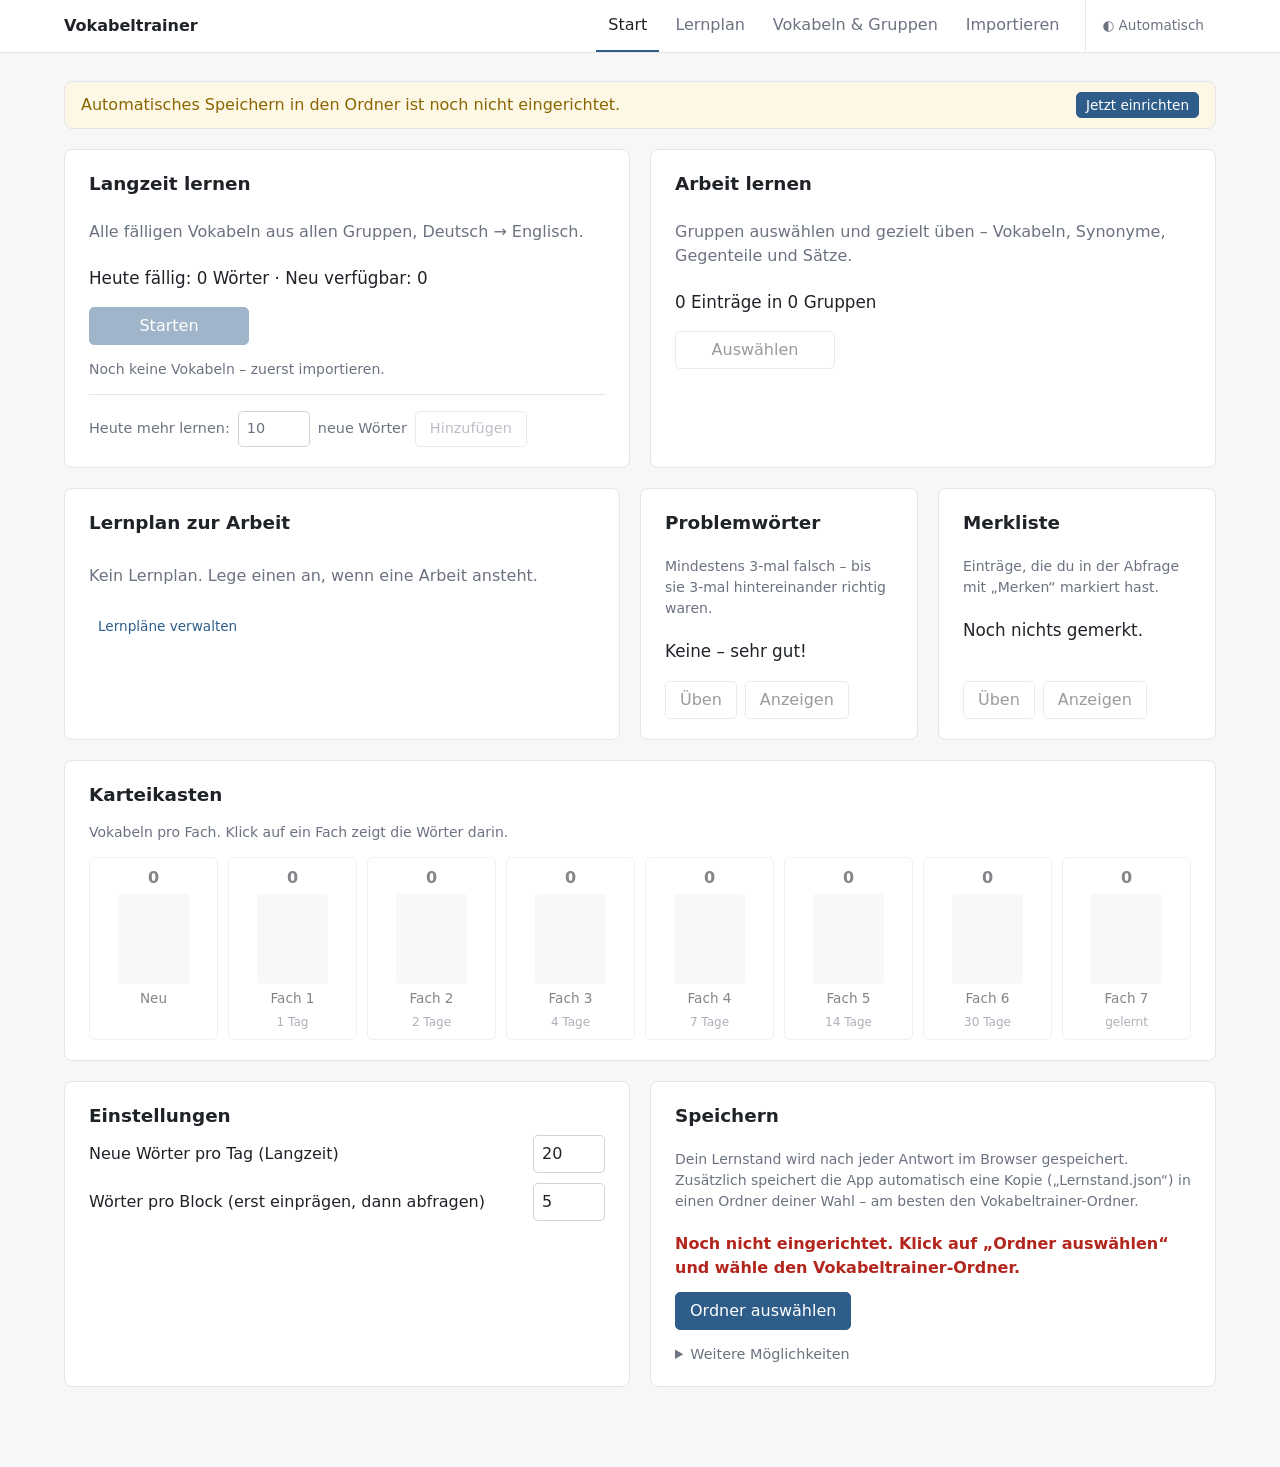
<file: index.html>
<!DOCTYPE html>
<html lang="de">
<head>
  <meta charset="UTF-8">
  <meta name="viewport" content="width=device-width, initial-scale=1, viewport-fit=cover">
  <title>Vokabeltrainer</title>
  <!-- Installierbare App: Beschreibung, Symbole, Farbe der Titelleiste -->
  <link rel="manifest" href="manifest.webmanifest">
  <link rel="icon" href="programm/icons/icon.svg" type="image/svg+xml">
  <link rel="apple-touch-icon" href="programm/icons/icon-180.png">
  <meta name="theme-color" content="#2f5d8a">
  <meta name="apple-mobile-web-app-capable" content="yes">
  <meta name="apple-mobile-web-app-title" content="Vokabeln">
  <link rel="stylesheet" href="programm/style.css">
  <script>
    // Hell/Dunkel sofort setzen (vor dem Zeichnen der Seite), damit nichts aufblitzt
    (function () {
      var t = 'auto';
      try { t = JSON.parse(localStorage.getItem('vokabeltrainer.v1')).settings.theme || 'auto'; } catch (e) {}
      var dark = t === 'dark' || (t === 'auto' && window.matchMedia('(prefers-color-scheme: dark)').matches);
      document.documentElement.dataset.theme = dark ? 'dark' : 'light';
    })();
  </script>
</head>
<body>
  <header class="topbar">
    <div class="topbar-inner">
      <span class="logo" data-nav="home">Vokabeltrainer</span>
      <nav id="mainnav">
        <button data-nav="home">Start</button>
        <button data-nav="plan">Lernplan</button>
        <button data-nav="manage">Vokabeln &amp; Gruppen</button>
        <button data-nav="import">Importieren</button>
        <button id="theme-toggle" class="theme-toggle" title="Hell / Dunkel / wie Windows"></button>
      </nav>
    </div>
  </header>

  <main>
    <!-- ================= Startseite ================= -->
    <section id="view-home" class="view">
      <!-- Unterbrochene Runden zum Fortsetzen -->
      <div id="home-paused" class="panel paused" hidden></div>

      <div class="home-grid">
        <div class="panel">
          <h2>Langzeit lernen</h2>
          <p class="muted">Alle fälligen Vokabeln aus allen Gruppen, Deutsch → Englisch.</p>
          <p id="home-stats" class="figures"></p>
          <button id="btn-longterm" class="primary wide">Starten</button>
          <p id="longterm-note" class="muted small"></p>
          <div class="more-today">
            <span>Heute mehr lernen:</span>
            <input type="number" id="more-count" min="1" max="200" value="10" class="num-input">
            <span>neue Wörter</span>
            <button id="btn-more">Hinzufügen</button>
          </div>
        </div>

        <div class="panel">
          <h2>Arbeit lernen</h2>
          <p class="muted">Gruppen auswählen und gezielt üben – Vokabeln, Synonyme, Gegenteile und Sätze.</p>
          <p class="figures" id="home-total"></p>
          <button id="btn-test" class="wide">Auswählen</button>
        </div>
      </div>

      <div class="home-grid three">
        <div class="panel">
          <h2>Lernplan zur Arbeit</h2>
          <div id="home-plans" class="home-plans"></div>
          <button data-nav="plan" class="link small">Lernpläne verwalten</button>
        </div>

        <div class="panel">
          <h2>Problemwörter</h2>
          <p class="muted small">Mindestens 3-mal falsch – bis sie 3-mal hintereinander richtig waren.</p>
          <p id="home-problems" class="figures"></p>
          <div class="button-row">
            <button id="btn-problems-practice">Üben</button>
            <button id="btn-problems-show">Anzeigen</button>
          </div>
        </div>

        <div class="panel">
          <h2>Merkliste</h2>
          <p class="muted small">Einträge, die du in der Abfrage mit „Merken“ markiert hast.</p>
          <p id="home-marked" class="figures"></p>
          <div class="button-row">
            <button id="btn-marked-practice">Üben</button>
            <button id="btn-marked-show">Anzeigen</button>
          </div>
        </div>
      </div>

      <div class="panel">
        <h2>Karteikasten</h2>
        <p class="muted small">Vokabeln pro Fach. Klick auf ein Fach zeigt die Wörter darin.</p>
        <div id="home-box" class="box-chart"></div>
      </div>

      <div class="home-grid">
        <div class="panel">
          <h2>Einstellungen</h2>
          <div class="settings">
            <label for="set-newperday">Neue Wörter pro Tag (Langzeit)</label>
            <input type="number" id="set-newperday" min="0" max="500" step="1" class="num-input">
            <label for="set-blocksize">Wörter pro Block (erst einprägen, dann abfragen)</label>
            <input type="number" id="set-blocksize" min="1" max="100" step="1" class="num-input">
          </div>
        </div>

        <div class="panel">
          <h2>Speichern</h2>
          <p class="muted small">Dein Lernstand wird nach jeder Antwort im Browser gespeichert. Zusätzlich speichert die App automatisch eine Kopie
            („Lernstand.json“) in einen Ordner deiner Wahl – am besten den Vokabeltrainer-Ordner.</p>
          <p id="autosave-status" class="backup-hint"></p>
          <div class="button-row">
            <button id="btn-autosave" class="primary"></button>
          </div>
          <details class="more-options">
            <summary>Weitere Möglichkeiten</summary>
            <p id="backup-hint" class="muted small"></p>
            <div class="button-row">
              <button id="btn-backup-save">Sicherung herunterladen</button>
              <button id="btn-backup-load">Sicherung aus Datei laden</button>
            </div>
          </details>
          <input type="file" id="backup-file" accept=".json,application/json" hidden>
        </div>
      </div>
    </section>

    <!-- ================= Lernplan ================= -->
    <section id="view-plan" class="view">
      <div class="panel narrow">
        <h2>Lernpläne</h2>
        <p class="muted small">Die Wörter werden gleichmäßig auf die Tage bis zum Tag vor der Arbeit verteilt.
          Jeden Tag kommt eine neue Portion dran, dazu die Wörter, die du beim letzten Mal falsch hattest.
          Am letzten Tag vor der Arbeit gibt es eine Generalprobe mit allen Wörtern.</p>
        <div id="plan-list" class="plan-list"></div>
      </div>

      <div class="panel narrow">
        <h2>Neuer Lernplan</h2>
        <div class="plan-form">
          <label>Name <input type="text" id="plan-name" placeholder="z. B. Englisch-Arbeit Unit 5"></label>
          <label>Datum der Arbeit <input type="date" id="plan-date"></label>
        </div>
        <h3>Tests und Gruppen</h3>
        <div id="plan-groups"></div>
        <h3>Was abfragen?</h3>
        <div id="plan-types" class="checklist"></div>
        <h3>Richtung <span class="muted small">(für Vokabeln und Sätze)</span></h3>
        <label class="radio"><input type="radio" name="plan-direction" value="de-en" checked> Deutsch → Englisch</label>
        <label class="radio"><input type="radio" name="plan-direction" value="en-de"> Englisch → Deutsch</label>
        <div class="button-row spaced">
          <button id="plan-create" class="primary">Lernplan anlegen</button>
          <span id="plan-info" class="muted"></span>
        </div>
        <p id="plan-message" class="message"></p>
      </div>
    </section>

    <!-- ================= Arbeit lernen: Auswahl ================= -->
    <section id="view-testsetup" class="view">
      <div class="panel narrow">
        <h2>Arbeit lernen</h2>
        <div id="test-paused" class="banner" hidden></div>

        <h3>Tests und Gruppen</h3>
        <div id="test-groups"></div>
        <p class="small"><button id="test-all" class="link">Alle auswählen</button> · <button id="test-none" class="link">Keine</button></p>

        <h3>Was abfragen?</h3>
        <div id="test-types" class="checklist"></div>

        <h3>Einträge <span class="muted small">(Häkchen weg = wird nicht abgefragt)</span></h3>
        <div class="entry-tools">
          <span><button id="entries-all" class="link">Alle</button> · <button id="entries-none" class="link">Keine</button></span>
          <span class="parts">
            In Teile aufteilen:
            <input type="number" id="part-size" min="1" max="200" value="10" class="num-input"> pro Teil
            <span id="part-buttons" class="part-buttons"></span>
          </span>
        </div>
        <div id="test-entries" class="entry-list"></div>

        <h3>Richtung <span class="muted small">(für Vokabeln und Sätze; bei Synonymen und Gegenteilen wird immer Wort 1 gezeigt, du tippst Wort 2)</span></h3>
        <label class="radio"><input type="radio" name="direction" value="de-en" checked> Deutsch → Englisch</label>
        <label class="radio"><input type="radio" name="direction" value="en-de"> Englisch → Deutsch</label>

        <h3>Block</h3>
        <label class="radio"><input type="number" id="test-blocksize" min="1" max="100" class="num-input"> Wörter pro Block (erst einprägen, dann abfragen)</label>

        <div class="button-row spaced">
          <button id="test-start" class="primary">Starten</button>
          <span id="test-count" class="muted"></span>
        </div>
      </div>
    </section>

    <!-- ================= Abfrage ================= -->
    <section id="view-quiz" class="view">
      <div class="quiz">
        <div class="quiz-top">
          <span id="quiz-progress-text"></span>
          <span class="quiz-top-actions">
            <button id="quiz-mark" class="mark-btn"></button>
            <button id="quiz-abort" class="link" data-nav="home" title="Die Runde wird gemerkt, du kannst sie später fortsetzen">Runde unterbrechen</button>
          </span>
        </div>
        <div class="progress"><div id="quiz-progress-bar"></div></div>

        <!-- 1. oben: das abgefragte Wort -->
        <div class="q-prompt-area">
          <div id="quiz-label" class="q-label"></div>
          <div class="q-prompt">
            <span id="quiz-prompt"></span>
            <span id="quiz-repeat" class="badge-repeat" hidden>Wiederholung</span>
          </div>
        </div>

        <!-- Einprägen: Lösung wird direkt gezeigt -->
        <div id="card-area" class="card-area" hidden>
          <div id="card-answer" class="card-answer"></div>
          <div id="card-remark" class="remark"></div>
        </div>

        <!-- 2. Mitte: Eingabe -->
        <div id="input-area" class="input-area">
          <input type="text" id="quiz-input" class="quiz-input" autocomplete="off" autocorrect="off"
                 autocapitalize="off" spellcheck="false">
          <p id="quiz-hint" class="hint"></p>
        </div>

        <!-- 3. unten: Ergebnis / Lösung -->
        <div id="quiz-result" class="result" hidden></div>

        <div class="quiz-buttons">
          <button id="card-back" hidden>Zurück</button>
          <button id="card-next" class="primary" hidden>Weiter</button>
          <button id="quiz-check" class="primary">Prüfen</button>
          <button id="quiz-dontknow">Ich weiß nicht</button>
          <button id="quiz-accept" hidden>Gelten lassen</button>
          <button id="quiz-next" class="primary" hidden>Weiter</button>
        </div>
        <p id="quiz-keys" class="keys"></p>
      </div>
    </section>

    <!-- ================= Abschluss ================= -->
    <section id="view-done" class="view">
      <div class="panel narrow center">
        <h2>Runde geschafft</h2>
        <p id="done-text" class="figures"></p>
        <button data-nav="home" class="primary">Zur Startseite</button>
      </div>
    </section>

    <!-- ================= Import ================= -->
    <section id="view-import" class="view">
      <div class="panel">
        <h2>CSV importieren</h2>
        <p class="muted">CSV mit Semikolon, UTF-8. Kopfzeile <code>Deutsch;Englisch;Gruppe;Typ</code> – die Spalte Typ ist freiwillig:
          leer = Vokabel, oder <code>Synonym</code>, <code>Gegenteil</code>, <code>Satz</code>.
          Bei Synonym/Gegenteil stehen in den ersten beiden Spalten die beiden englischen Wörter.
          Text in Klammern wird nicht abgefragt, sondern als Bemerkung angezeigt.</p>
        <div id="dropzone" class="dropzone">
          CSV-Datei hierher ziehen oder
          <button id="import-choose">Datei auswählen</button>
          <input type="file" id="import-file" accept=".csv,text/csv,text/plain" hidden>
        </div>

        <div id="import-preview" hidden>
          <h3>Vorschau <span id="import-filename" class="muted"></span></h3>
          <label class="import-test">Test
            <input type="text" id="import-test" list="test-list" placeholder="z. B. Englisch-Arbeit 2 (freiwillig)" autocomplete="off">
            <span class="muted small">Alle Gruppen dieser Datei werden unter diesem Test einsortiert. Leer lassen = ohne Test.</span>
          </label>
          <p id="import-summary"></p>
          <div class="table-wrap">
            <table class="data preview">
              <thead><tr><th>#</th><th>Deutsch / Wort 1</th><th>Englisch / Wort 2</th><th>Gruppe</th><th>Typ</th><th>Hinweis</th><th></th></tr></thead>
              <tbody id="import-rows"></tbody>
            </table>
          </div>
          <div class="button-row spaced">
            <button id="import-apply" class="primary">Übernehmen</button>
            <button id="import-cancel">Verwerfen</button>
          </div>
        </div>
        <p id="import-message" class="message"></p>
      </div>

      <div class="panel">
        <h2>Einzeln hinzufügen</h2>
        <form id="add-form" class="add-form" autocomplete="off">
          <label>Typ<select id="add-type"></select></label>
          <label><span id="add-de-label">Deutsch</span><input type="text" id="add-de" required></label>
          <label><span id="add-en-label">Englisch</span><input type="text" id="add-en" required></label>
          <label>Test (freiwillig)<input type="text" id="add-test" list="test-list" placeholder="z. B. Englisch-Arbeit 2"></label>
          <label>Gruppe<input type="text" id="add-group" list="group-list" required placeholder="z. B. Seite 142"></label>
          <button type="submit" class="primary">Hinzufügen</button>
        </form>
        <datalist id="group-list"></datalist>
        <datalist id="test-list"></datalist>
        <p id="add-message" class="message"></p>
      </div>
    </section>

    <!-- ================= Verwaltung ================= -->
    <section id="view-manage" class="view">
      <div class="manage">
        <aside class="panel groups-panel">
          <h2>Tests &amp; Gruppen</h2>
          <ul id="group-items" class="group-items"></ul>
          <form id="new-test-form" class="inline-form" autocomplete="off">
            <input type="text" id="new-test-name" placeholder="Neuer Test" required>
            <button type="submit">Anlegen</button>
          </form>
          <form id="new-group-form" class="inline-form" autocomplete="off">
            <input type="text" id="new-group-name" placeholder="Neue Gruppe" required>
            <button type="submit">Anlegen</button>
          </form>
          <p id="tree-tip" class="muted small tree-tip">Tipp: Eine Gruppe mit der Maus auf einen Test ziehen, um sie dort einzusortieren.</p>
        </aside>

        <div class="panel vocab-panel">
          <div id="manage-empty" class="muted">Noch nichts vorhanden. Lege links einen Test oder eine Gruppe an oder importiere eine CSV-Datei.</div>
          <div id="manage-content" hidden>
            <div class="group-head">
              <h2 id="manage-title"></h2>
              <!-- Aktionen, wenn links eine Gruppe gewählt ist -->
              <div class="button-row" id="group-actions" hidden>
                <label class="check">Test: <select id="group-test" class="small-select" title="Gruppe in einen Test einsortieren"></select></label>
                <button id="group-rename">Umbenennen</button>
                <button id="group-delete" class="danger">Gruppe löschen</button>
              </div>
              <!-- Aktionen, wenn links ein Test gewählt ist -->
              <div class="button-row" id="test-actions" hidden>
                <button id="test-rename">Umbenennen</button>
                <button id="test-dissolve" title="Der Test wird entfernt, seine Gruppen bleiben erhalten">Auflösen</button>
                <button id="test-delete" class="danger">Test mit Gruppen löschen</button>
              </div>
            </div>

            <!-- Filter -->
            <div class="filter-row">
              <input type="search" id="manage-search" placeholder="Suchen" class="search">
              <select id="manage-type" title="Typ"></select>
              <select id="manage-stage" title="Fach"></select>
              <label class="check"><input type="checkbox" id="manage-problems"> nur Problemwörter</label>
              <label class="check"><input type="checkbox" id="manage-due"> nur heute fällige</label>
              <label class="check"><input type="checkbox" id="manage-marked"> nur Merkliste</label>
            </div>

            <!-- Aktionen für ausgewählte Einträge -->
            <div id="bulk-bar" class="bulk-bar" hidden>
              <span id="bulk-count"></span>
              <button id="bulk-practice" class="primary small">Auswahl üben</button>
              <select id="bulk-stage" class="small-select" title="Fach setzen"></select>
              <button id="bulk-due" class="small">Fällig machen</button>
              <select id="bulk-move" class="small-select" title="In Gruppe verschieben"></select>
              <select id="bulk-mark" class="small-select" title="Merkliste">
                <option value="">Merkliste …</option>
                <option value="on">Auf die Merkliste</option>
                <option value="off">Von der Merkliste nehmen</option>
              </select>
              <button id="bulk-reset" class="small">Zähler zurücksetzen</button>
              <button id="bulk-delete" class="small danger">Löschen</button>
              <button id="bulk-clear" class="link small">Auswahl aufheben</button>
            </div>

            <div class="table-wrap">
              <table class="data manage-table">
                <thead><tr>
                  <th class="cb"><input type="checkbox" id="manage-all" title="Alle angezeigten auswählen"></th>
                  <th data-sort="marked" class="mark-cell" title="Merkliste">★</th>
                  <th data-sort="de">Deutsch / Wort 1</th>
                  <th data-sort="en">Englisch / Wort 2</th>
                  <th data-sort="type">Typ</th>
                  <th data-sort="group">Gruppe</th>
                  <th data-sort="stage">Fach</th>
                  <th data-sort="due">Fällig</th>
                  <th data-sort="right" class="num" title="Wie oft richtig">✓</th>
                  <th data-sort="wrong" class="num" title="Wie oft falsch">✗</th>
                  <th data-sort="last">Zuletzt</th>
                  <th></th>
                </tr></thead>
                <tbody id="manage-rows"></tbody>
              </table>
            </div>
            <p id="manage-count" class="muted small"></p>
          </div>
        </div>
      </div>
    </section>
  </main>

  <!-- Die Programmdateien liegen im Unterordner "programm" -->
  <script src="programm/compare.js"></script>
  <script src="programm/data.js"></script>
  <script src="programm/filesave.js"></script>
  <script src="programm/quiz.js"></script>
  <script src="programm/app.js"></script>
  <script src="programm/pwa.js"></script>
</body>
</html>
</file>
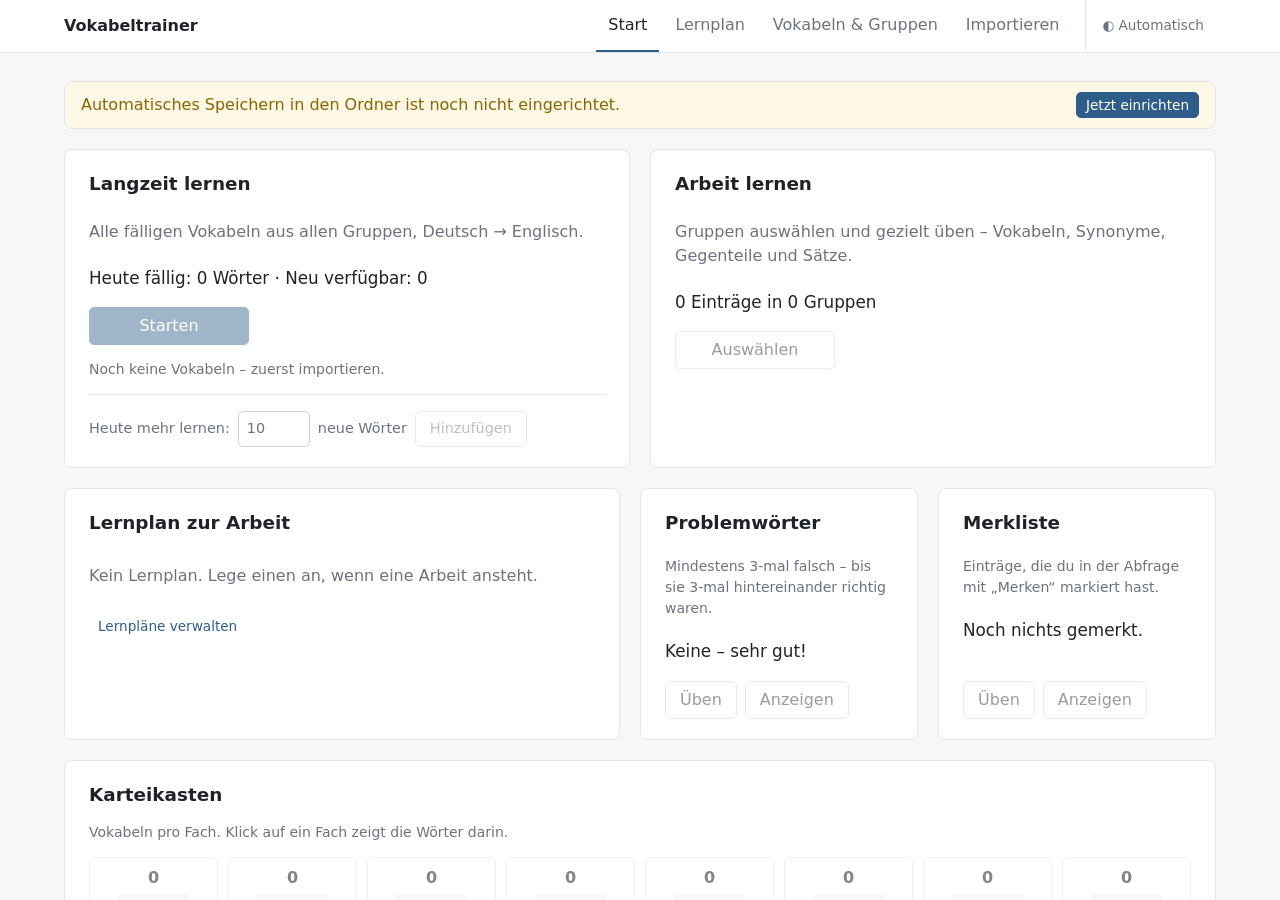
<file: Vokabeltrainer starten.html>
<!DOCTYPE html>
<html lang="de">
<head>
  <meta charset="UTF-8">
  <title>Vokabeltrainer</title>
  <!-- Nur eine Weiterleitung: Die eigentliche App ist index.html (so verlangt es GitHub Pages). -->
  <meta http-equiv="refresh" content="0; url=index.html">
</head>
<body>
  <p><a href="index.html">Vokabeltrainer öffnen</a></p>
</body>
</html>
</file>
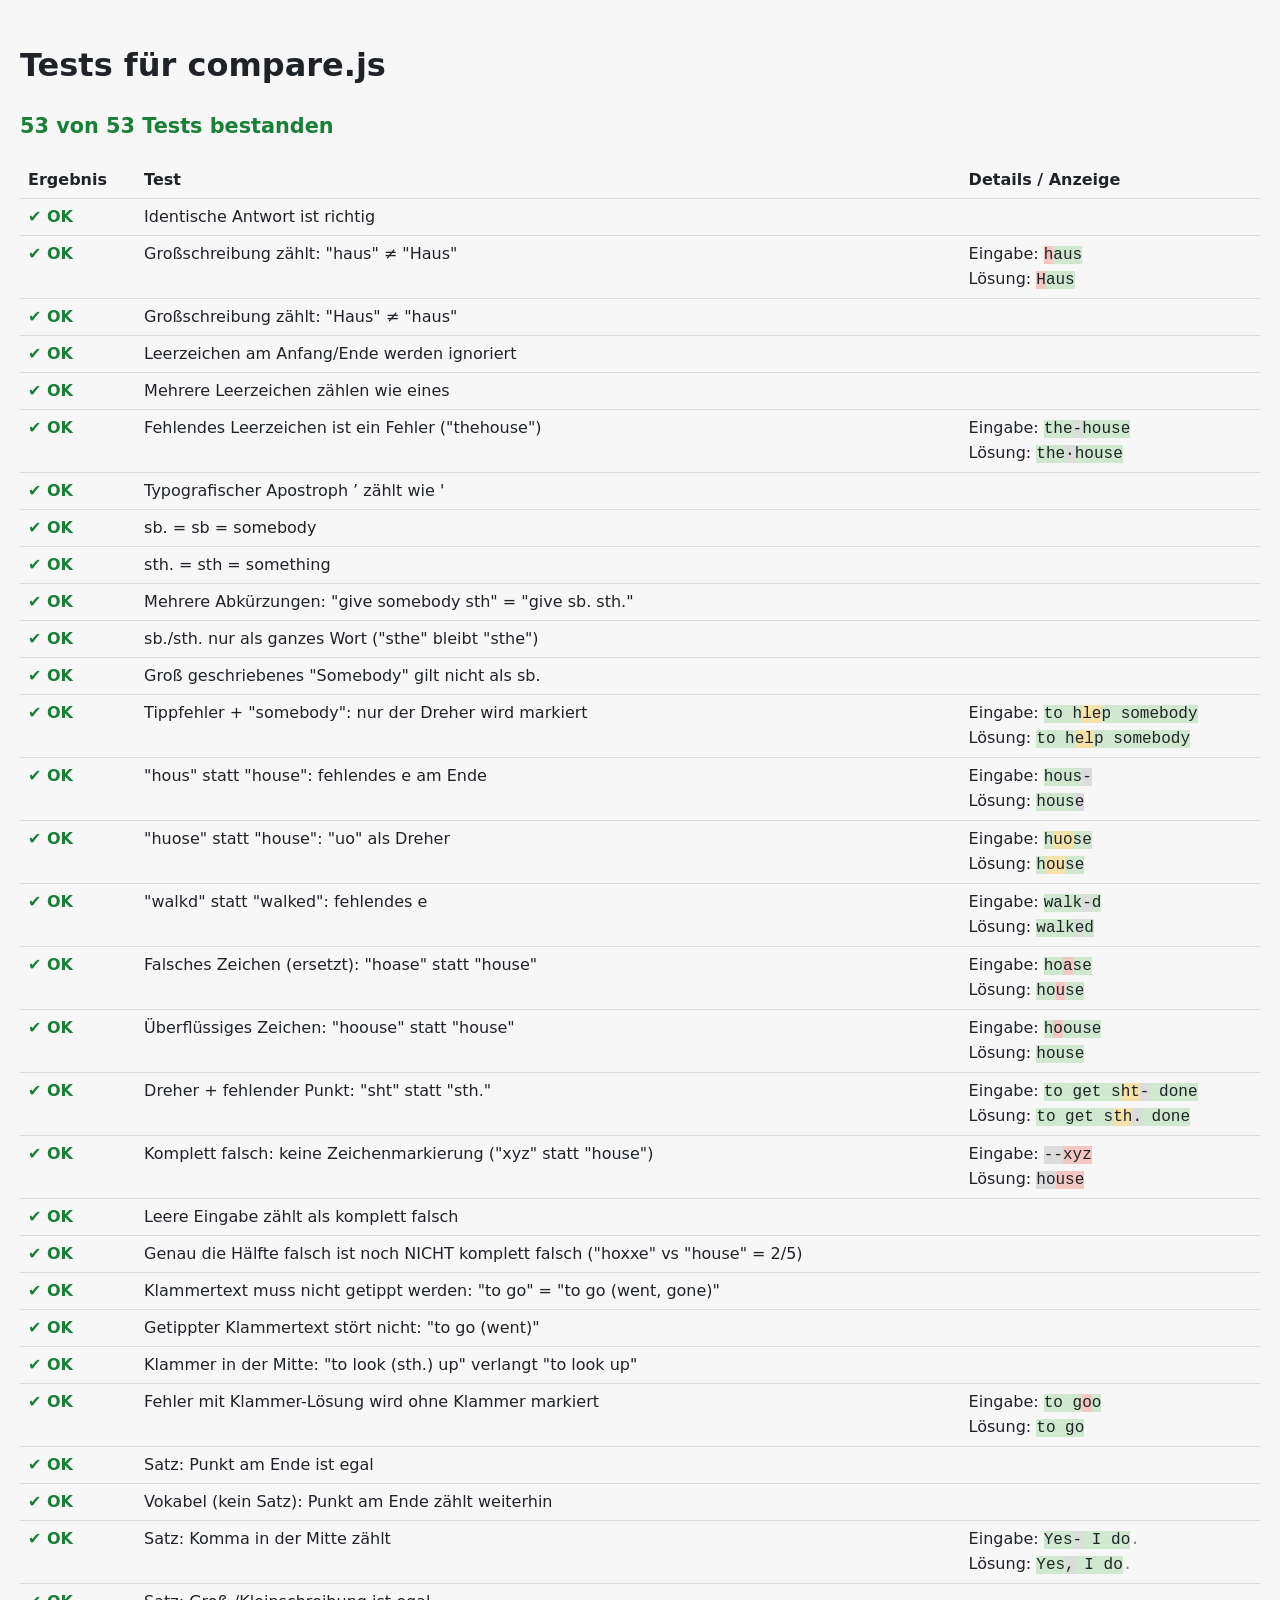
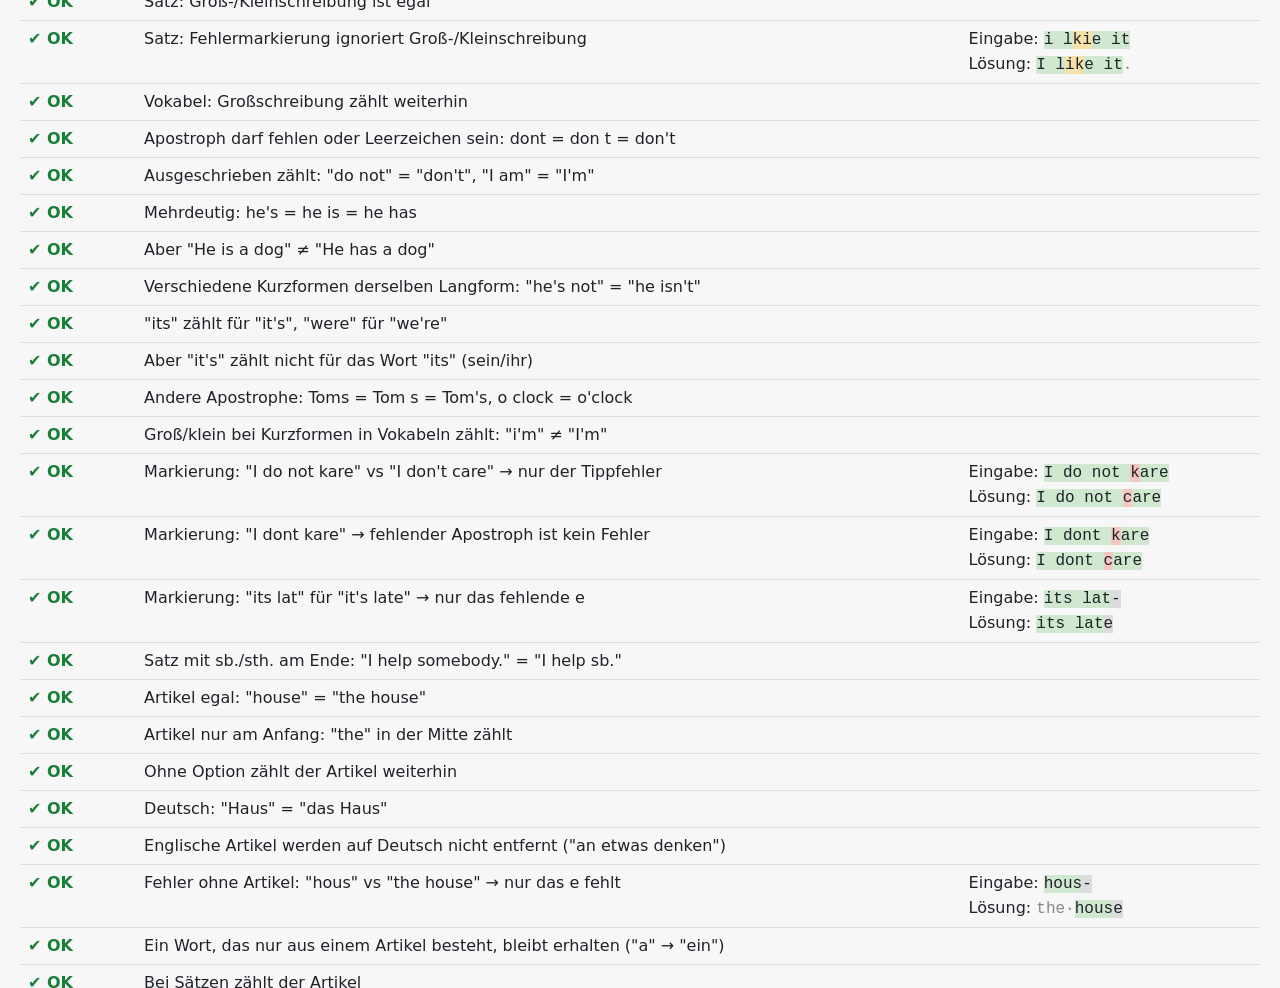
<file: programm/test.html>
<!DOCTYPE html>
<html lang="de">
<head>
  <meta charset="UTF-8">
  <title>Tests – compare.js</title>
  <link rel="stylesheet" href="style.css">
  <style>
    body { padding: 20px; }
    table { border-collapse: collapse; width: 100%; }
    td, th { border-bottom: 1px solid #ddd; padding: 6px 8px; text-align: left; vertical-align: top; }
    .pass { color: #1a7f37; font-weight: bold; }
    .fail { color: #cf222e; font-weight: bold; }
    #summary { font-size: 1.3em; margin: 10px 0 20px; }
    code { background: #f2f2f2; padding: 1px 4px; border-radius: 3px; }
    .marks { font-family: Consolas, monospace; white-space: pre; }
    .m-ok { background: var(--good-bg); } .m-wrong, .m-extra { background: var(--bad-bg); }
    .m-missing { background: var(--miss-bg); } .m-swap { background: var(--swap-bg); }
    .m-neutral { color: #888; }
  </style>
</head>
<body>
  <h1>Tests für compare.js</h1>
  <div id="summary"></div>
  <table>
    <thead><tr><th>Ergebnis</th><th>Test</th><th>Details / Anzeige</th></tr></thead>
    <tbody id="results"></tbody>
  </table>

  <script src="compare.js"></script>
  <script>
    'use strict';
    const C = window.VokabelCompare;

    // Markierungen kompakt als Text (unabhängig von der Darstellung): . = richtig, W = falsch, X = überflüssig,
    // S = Dreher, M = fehlt
    const CODE = { ok: '.', wrong: 'W', extra: 'X', swap: 'S', missing: 'M', neutral: 'n' };
    const code = marks => marks.map(m => CODE[m.type]).join('');

    // Kleine Anzeige der Markierung (wie in der App)
    function renderMarks(marks) {
      return '<span class="marks">' + marks.map(m => {
        const ch = m.ch === ' ' ? (m.type === 'ok' ? '&nbsp;' : '·') : m.ch.replace(/</g, '&lt;');
        return '<span class="m-' + m.type + '">' + ch + '</span>';
      }).join('') + '</span>';
    }

    const tests = [];
    function test(name, fn) { tests.push({ name, fn }); }
    function eq(actual, expected, what) {
      if (actual !== expected) {
        throw new Error((what || 'Wert') + ': erwartet ' + JSON.stringify(expected) +
                        ', bekommen ' + JSON.stringify(actual));
      }
    }

    /* ---------- Richtig / falsch ---------- */
    test('Identische Antwort ist richtig', () => {
      eq(C.check('house', 'house').correct, true, 'correct');
    });
    test('Großschreibung zählt: "haus" ≠ "Haus"', () => {
      const r = C.check('haus', 'Haus');
      eq(r.correct, false, 'correct');
      eq(code(r.inputMarks), 'W...', 'Eingabe');
      eq(code(r.solutionMarks), 'W...', 'Lösung');
      return r;
    });
    test('Großschreibung zählt: "Haus" ≠ "haus"', () => {
      eq(C.check('Haus', 'haus').correct, false, 'correct');
    });

    /* ---------- Leerzeichen und Apostrophe ---------- */
    test('Leerzeichen am Anfang/Ende werden ignoriert', () => {
      eq(C.check('   the house  ', 'the house').correct, true, 'correct');
    });
    test('Mehrere Leerzeichen zählen wie eines', () => {
      eq(C.check('the    house', 'the house').correct, true, 'correct');
    });
    test('Fehlendes Leerzeichen ist ein Fehler ("thehouse")', () => {
      const r = C.check('thehouse', 'the house');
      eq(r.correct, false, 'correct');
      eq(code(r.inputMarks), '...M.....', 'Eingabe');
      return r;
    });
    test('Typografischer Apostroph ’ zählt wie \'', () => {
      eq(C.check('don’t', "don't").correct, true, 'correct');
      eq(C.check("don't", 'don‘t').correct, true, 'correct (umgekehrt)');
    });

    /* ---------- sb. / sth. ---------- */
    test('sb. = sb = somebody', () => {
      eq(C.check('to help sb', 'to help sb.').correct, true, 'sb');
      eq(C.check('to help somebody', 'to help sb.').correct, true, 'somebody');
      eq(C.check('to help sb.', 'to help somebody').correct, true, 'umgekehrt');
    });
    test('sth. = sth = something', () => {
      eq(C.check('to get sth done', 'to get sth. done').correct, true, 'sth');
      eq(C.check('to get something done', 'to get sth. done').correct, true, 'something');
      eq(C.check('to get sth. done', 'to get something done').correct, true, 'umgekehrt');
    });
    test('Mehrere Abkürzungen: "give somebody sth" = "give sb. sth."', () => {
      eq(C.check('give somebody sth', 'give sb. sth.').correct, true, 'correct');
    });
    test('sb./sth. nur als ganzes Wort ("sthe" bleibt "sthe")', () => {
      eq(C.canonical('sthe'), 'sthe', 'canonical');
      eq(C.canonical('somebodys'), 'somebodys', 'canonical');
    });
    test('Groß geschriebenes "Somebody" gilt nicht als sb.', () => {
      eq(C.check('to help Somebody', 'to help sb.').correct, false, 'correct');
    });
    test('Tippfehler + "somebody": nur der Dreher wird markiert', () => {
      const r = C.check('to hlep somebody', 'to help sb.');
      eq(r.correct, false, 'correct');
      eq(code(r.inputMarks), '....SS..........', 'Eingabe');
      return r;
    });

    /* ---------- Beispiele aus der Spezifikation ---------- */
    test('"hous" statt "house": fehlendes e am Ende', () => {
      const r = C.check('hous', 'house');
      eq(r.correct, false, 'correct');
      eq(r.tooWrong, false, 'tooWrong');
      eq(code(r.inputMarks), '....M', 'Eingabe');
      eq(code(r.solutionMarks), '....M', 'Lösung');
      eq(r.solutionMarks[4].ch, 'e', 'markiertes Zeichen');
      return r;
    });
    test('"huose" statt "house": "uo" als Dreher', () => {
      const r = C.check('huose', 'house');
      eq(r.distance, 1, 'Fehlerzahl');
      eq(code(r.inputMarks), '.SS..', 'Eingabe');
      eq(code(r.solutionMarks), '.SS..', 'Lösung');
      return r;
    });
    test('"walkd" statt "walked": fehlendes e', () => {
      const r = C.check('walkd', 'walked');
      eq(r.distance, 1, 'Fehlerzahl');
      eq(code(r.inputMarks), '....M.', 'Eingabe');
      eq(code(r.solutionMarks), '....M.', 'Lösung');
      eq(r.solutionMarks[4].ch, 'e', 'markiertes Zeichen');
      return r;
    });

    /* ---------- Weitere Fehlerarten ---------- */
    test('Falsches Zeichen (ersetzt): "hoase" statt "house"', () => {
      const r = C.check('hoase', 'house');
      eq(code(r.inputMarks), '..W..', 'Eingabe');
      eq(code(r.solutionMarks), '..W..', 'Lösung');
      return r;
    });
    test('Überflüssiges Zeichen: "hoouse" statt "house"', () => {
      const r = C.check('hoouse', 'house');
      eq(r.distance, 1, 'Fehlerzahl');
      eq(code(r.inputMarks).split('X').length - 1, 1, 'Anzahl überflüssig');
      eq(code(r.solutionMarks), '.....', 'Lösung');
      return r;
    });

    test('Dreher + fehlender Punkt: "sht" statt "sth."', () => {
      const r = C.check('to get sht done', 'to get sth. done');
      eq(r.distance, 2, 'Fehlerzahl');
      eq(code(r.solutionMarks), '........SSM.....', 'Lösung');
      return r;
    });

    /* ---------- Komplett falsch ---------- */
    test('Komplett falsch: keine Zeichenmarkierung ("xyz" statt "house")', () => {
      const r = C.check('xyz', 'house');
      eq(r.correct, false, 'correct');
      eq(r.tooWrong, true, 'tooWrong');
      return r;
    });
    test('Leere Eingabe zählt als komplett falsch', () => {
      const r = C.check('   ', 'house');
      eq(r.correct, false, 'correct');
      eq(r.tooWrong, true, 'tooWrong');
    });
    test('Genau die Hälfte falsch ist noch NICHT komplett falsch ("hoxxe" vs "house" = 2/5)', () => {
      eq(C.check('hoxxe', 'house').tooWrong, false, 'tooWrong');
    });

    /* ---------- Klammern (Bemerkung, wird nicht abgefragt) ---------- */
    test('Klammertext muss nicht getippt werden: "to go" = "to go (went, gone)"', () => {
      const r = C.check('to go', 'to go (went, gone)');
      eq(r.correct, true, 'correct');
      eq(r.remark, '(went, gone)', 'Bemerkung');
      eq(r.solution, 'to go', 'Lösung ohne Klammer');
    });
    test('Getippter Klammertext stört nicht: "to go (went)"', () => {
      eq(C.check('to go (went)', 'to go (went, gone)').correct, true, 'correct');
    });
    test('Klammer in der Mitte: "to look (sth.) up" verlangt "to look up"', () => {
      eq(C.check('to look up', 'to look (sth.) up').correct, true, 'correct');
      eq(C.splitRemark('to look (sth.) up').main, 'to look up', 'main');
    });
    test('Fehler mit Klammer-Lösung wird ohne Klammer markiert', () => {
      const r = C.check('to goo', 'to go (went, gone)');
      eq(r.correct, false, 'correct');
      eq(code(r.solutionMarks), '.....', 'Lösung');
      return r;
    });

    /* ---------- Sätze ---------- */
    const S = { sentence: true };
    test('Satz: Punkt am Ende ist egal', () => {
      eq(C.check('I have to get this done', 'I have to get this done.', S).correct, true, 'ohne Punkt');
      eq(C.check('I have to get this done!', 'I have to get this done.', S).correct, true, 'mit !');
      eq(C.check('Who are you', 'Who are you?', S).correct, true, 'ohne ?');
    });
    test('Vokabel (kein Satz): Punkt am Ende zählt weiterhin', () => {
      eq(C.check('isn\'t it', 'isn\'t it?').correct, false, 'correct');
    });
    test('Satz: Komma in der Mitte zählt', () => {
      const r = C.check('Yes I do.', 'Yes, I do.', S);
      eq(r.correct, false, 'correct');
      eq(code(r.inputMarks), '...M.....n', 'Eingabe');
      return r;
    });
    test('Satz: Groß-/Kleinschreibung ist egal', () => {
      eq(C.check('i like it.', 'I like it.', S).correct, true, 'correct');
      eq(C.check('WE COME HOME', 'We come home.', S).correct, true, 'alles groß');
    });
    test('Satz: Fehlermarkierung ignoriert Groß-/Kleinschreibung', () => {
      const r = C.check('i lkie it', 'I like it.', S);
      eq(r.correct, false, 'correct');
      eq(code(r.inputMarks), '...SS....', 'Eingabe');
      return r;
    });
    test('Vokabel: Großschreibung zählt weiterhin', () => {
      eq(C.check('monday', 'Monday').correct, false, 'correct');
    });

    /* ---------- Apostroph und Kurzformen ---------- */
    test('Apostroph darf fehlen oder Leerzeichen sein: dont = don t = don\'t', () => {
      eq(C.check('dont', "don't").correct, true, 'dont');
      eq(C.check('don t', "don't").correct, true, 'don t');
      eq(C.check("I don't care", 'I dont care').correct, true, 'umgekehrt');
    });
    test('Ausgeschrieben zählt: "do not" = "don\'t", "I am" = "I\'m"', () => {
      eq(C.check('I do not care.', "I don't care.", S).correct, true, 'do not');
      eq(C.check('I am late', "I'm late").correct, true, 'I am');
      eq(C.check("I'm late", 'I am late').correct, true, 'umgekehrt');
      eq(C.check('Im late', "I'm late").correct, true, 'Im');
      eq(C.check('cannot', "can't").correct, true, 'cannot');
      eq(C.check('can not', "can't").correct, true, 'can not');
      eq(C.check('will not', "won't").correct, true, 'will not');
    });
    test('Mehrdeutig: he\'s = he is = he has', () => {
      eq(C.check('He has got a dog.', "He's got a dog.", S).correct, true, 'has');
      eq(C.check('He is nice.', "He's nice.", S).correct, true, 'is');
    });
    test('Aber "He is a dog" ≠ "He has a dog"', () => {
      eq(C.check('He is a dog.', 'He has a dog.', S).correct, false, 'correct');
    });
    test('Verschiedene Kurzformen derselben Langform: "he\'s not" = "he isn\'t"', () => {
      eq(C.check("he's not", "he isn't").correct, true, 'correct');
    });
    test('"its" zählt für "it\'s", "were" für "we\'re"', () => {
      eq(C.check('its late', "it's late").correct, true, 'its');
      eq(C.check('were late', "we're late").correct, true, 'were');
    });
    test('Aber "it\'s" zählt nicht für das Wort "its" (sein/ihr)', () => {
      eq(C.check("the dog and it's ball", 'the dog and its ball').correct, false, 'correct');
    });
    test('Andere Apostrophe: Toms = Tom s = Tom\'s, o clock = o\'clock', () => {
      eq(C.check('Toms bike', "Tom's bike").correct, true, 'Toms');
      eq(C.check('Tom s bike', "Tom's bike").correct, true, 'Tom s');
      eq(C.check('at six o clock', "at six o'clock").correct, true, 'o clock');
      eq(C.check('at six oclock', "at six o'clock").correct, true, 'oclock');
    });
    test('Groß/klein bei Kurzformen in Vokabeln zählt: "i\'m" ≠ "I\'m"', () => {
      eq(C.check("i'm", "I'm").correct, false, 'correct');
    });
    test('Markierung: "I do not kare" vs "I don\'t care" → nur der Tippfehler', () => {
      const r = C.check('I do not kare', "I don't care");
      eq(r.correct, false, 'correct');
      eq(code(r.inputMarks), '.........W...', 'Eingabe');
      return r;
    });
    test('Markierung: "I dont kare" → fehlender Apostroph ist kein Fehler', () => {
      const r = C.check('I dont kare', "I don't care");
      eq(code(r.inputMarks), '.......W...', 'Eingabe');
      return r;
    });
    test('Markierung: "its lat" für "it\'s late" → nur das fehlende e', () => {
      const r = C.check('its lat', "it's late");
      eq(code(r.inputMarks), '.......M', 'Eingabe');
      return r;
    });
    test('Satz mit sb./sth. am Ende: "I help somebody." = "I help sb."', () => {
      eq(C.check('I help somebody.', 'I help sb.', S).correct, true, 'correct');
    });

    /* ---------- Artikel ignorieren ---------- */
    const EN = { ignoreArticle: 'en' }, DE = { ignoreArticle: 'de' };
    test('Artikel egal: "house" = "the house"', () => {
      eq(C.check('house', 'the house', EN).correct, true, 'ohne the');
      eq(C.check('the house', 'the house', EN).correct, true, 'mit the');
      eq(C.check('a house', 'the house', EN).correct, true, 'mit a');
      eq(C.check('the climate change', 'climate change', EN).correct, true, 'the zu viel');
    });
    test('Artikel nur am Anfang: "the" in der Mitte zählt', () => {
      eq(C.check('to protect environment', 'to protect the environment', EN).correct, false, 'correct');
    });
    test('Ohne Option zählt der Artikel weiterhin', () => {
      eq(C.check('house', 'the house').correct, false, 'correct');
    });
    test('Deutsch: "Haus" = "das Haus"', () => {
      eq(C.check('Haus', 'das Haus', DE).correct, true, 'correct');
      eq(C.check('Hause', 'das Haus', DE).correct, false, 'Tippfehler');
    });
    test('Englische Artikel werden auf Deutsch nicht entfernt ("an etwas denken")', () => {
      eq(C.check('etwas denken', 'an etwas denken', DE).correct, false, 'correct');
    });
    test('Fehler ohne Artikel: "hous" vs "the house" → nur das e fehlt', () => {
      const r = C.check('hous', 'the house', EN);
      eq(r.correct, false, 'correct');
      eq(r.tooWrong, false, 'tooWrong');
      eq(code(r.inputMarks), '....M', 'Eingabe');
      eq(code(r.solutionMarks), 'nnnn....M', 'Lösung');
      return r;
    });
    test('Ein Wort, das nur aus einem Artikel besteht, bleibt erhalten ("a" → "ein")', () => {
      eq(C.check('ein', 'ein', DE).correct, true, 'correct');
      eq(C.check('the', 'the', EN).correct, true, 'correct');
    });
    test('Bei Sätzen zählt der Artikel', () => {
      eq(C.check('Train leaves.', 'The train leaves.', { sentence: true, ignoreArticle: 'en' }).correct, false, 'correct');
    });

    /* ---------- Testlauf ---------- */
    let passed = 0;
    const tbody = document.getElementById('results');
    for (const t of tests) {
      const tr = document.createElement('tr');
      let ok = true, details = '';
      try {
        const r = t.fn();
        if (r && r.inputMarks) {
          details = 'Eingabe: ' + renderMarks(r.inputMarks) + '<br>Lösung: ' + renderMarks(r.solutionMarks);
        }
      } catch (e) {
        ok = false;
        details = '<code>' + String(e.message).replace(/</g, '&lt;') + '</code>';
      }
      if (ok) passed++;
      tr.innerHTML = '<td class="' + (ok ? 'pass">✔ OK' : 'fail">✘ FEHLER') + '</td><td>' +
        t.name.replace(/</g, '&lt;') + '</td><td>' + details + '</td>';
      tbody.appendChild(tr);
    }
    const sum = document.getElementById('summary');
    sum.className = passed === tests.length ? 'pass' : 'fail';
    sum.textContent = passed + ' von ' + tests.length + ' Tests bestanden';
    document.title = (passed === tests.length ? '✔ ' : '✘ ') + document.title;
  </script>
</body>
</html>
</file>
<file: programm/style.css>
/* ==========================================================
   style.css – Aussehen des Vokabeltrainers
   Ruhig und schlicht: helle Flächen, eine Akzentfarbe, wenig Deko.
   Alle Farben stehen als Variablen oben – einmal für hell, einmal für dunkel.
   ========================================================== */

:root {
  /* Eine Schrift für alles, was getippt oder verglichen wird (Eingabefeld und Korrektur).
     Feste Zeichenbreite, damit die Zeichen im Vergleich genau untereinander stehen. */
  --type-font: Consolas, "Cascadia Mono", "Courier New", monospace;
}

:root, [data-theme=light] {
  --text: #1f2328;
  --muted: #6b7280;
  --line: #e3e5e8;
  --row-line: #eef0f2;
  --bg: #f7f7f8;
  --panel: #ffffff;
  --control-bg: #ffffff;
  --control-border: #cfd3d8;
  --hover: #f2f3f5;
  --head-bg: #fafafa;
  --soft-accent: #e8eef5;
  --accent: #2f5d8a;
  --accent-dark: #244a6e;
  --link: #2f5d8a;
  --focus: #b9cde2;
  --ok: #2e7d32;
  --ok-bg: #f1f8f1;
  --err: #b3261e;
  --err-bg: #fdf0ef;
  --warn-bg: #fdf8e6;
  --warn-fg: #8a6500;
  --code-bg: #eef0f2;
  --bar: #9db8d3;
  --bar-done: #7fb685;

  /* Vergleich (Anki-Stil) */
  --good-bg: #cfe8cf;  --good-fg: #1b4d1e;
  --bad-bg:  #f4c7c3;  --bad-fg:  #7a1712;
  --miss-bg: #dcdcdc;  --miss-fg: #222;
  --swap-bg: #f6e2a8;  --swap-fg: #5c4200;
  color-scheme: light;
}

[data-theme=dark] {
  --text: #e4e6e9;
  --muted: #9aa1a9;
  --line: #33373d;
  --row-line: #2a2e33;
  --bg: #15171a;
  --panel: #1e2125;
  --control-bg: #262a2f;
  --control-border: #41464d;
  --hover: #2c3036;
  --head-bg: #23272b;
  --soft-accent: #263646;
  --accent: #3e6e9e;
  --accent-dark: #4c80b3;
  --link: #8ab4e3;
  --focus: #3e5f80;
  --ok: #7cc785;
  --ok-bg: #1d2e20;
  --err: #f08a80;
  --err-bg: #3a2120;
  --warn-bg: #3a3218;
  --warn-fg: #e6c66e;
  --code-bg: #2a2e33;
  --bar: #4f7499;
  --bar-done: #4f8a57;

  --good-bg: #23452a;  --good-fg: #c2ecc8;
  --bad-bg:  #5c2724;  --bad-fg:  #ffd0cb;
  --miss-bg: #41454b;  --miss-fg: #f0f0f0;
  --swap-bg: #5a4a1a;  --swap-fg: #ffe9a8;
  color-scheme: dark;
}

* { box-sizing: border-box; }
[hidden] { display: none !important; }

body {
  margin: 0;
  font-family: "Segoe UI", system-ui, sans-serif;
  font-size: 16px;
  line-height: 1.5;
  background: var(--bg);
  color: var(--text);
}

h2 { font-size: 1.15rem; font-weight: 600; margin: 0 0 6px; }
h3 { font-size: .95rem; font-weight: 600; margin: 22px 0 6px; }

button, input, select { font: inherit; color: inherit; }

button {
  padding: 6px 14px;
  border: 1px solid var(--control-border);
  border-radius: 5px;
  background: var(--control-bg);
  cursor: pointer;
}
button:hover { background: var(--hover); }
button:disabled { opacity: .45; cursor: default; background: var(--control-bg); }
button.primary { background: var(--accent); border-color: var(--accent); color: #fff; }
button.primary:hover { background: var(--accent-dark); }
button.primary:disabled { background: var(--accent); }
button.danger { color: var(--err); }
button.link { border: none; background: none; color: var(--link); padding: 0; }
button.link:hover { text-decoration: underline; background: none; }
button.small { padding: 2px 9px; font-size: .85rem; }
button.wide { min-width: 160px; }

input[type=text], input[type=search], input[type=number], input[type=date], select {
  padding: 6px 8px;
  border: 1px solid var(--control-border);
  border-radius: 5px;
  background: var(--control-bg);
}
input:focus, select:focus { outline: 2px solid var(--focus); outline-offset: 0; border-color: var(--accent); }
input[type=checkbox], input[type=radio] { accent-color: var(--accent); }
.num-input { width: 72px; }
.small-select { padding: 2px 6px; font-size: .85rem; }

code { background: var(--code-bg); padding: 0 4px; border-radius: 3px; font-size: .9em; }
.muted { color: var(--muted); }
.small { font-size: .875rem; }
.center { text-align: center; }
.nowrap { white-space: nowrap; }

/* ---------- Kopfzeile ---------- */
.topbar { background: var(--panel); border-bottom: 1px solid var(--line); }
.topbar-inner {
  max-width: 1200px; margin: 0 auto; padding: 0 24px;
  display: flex; align-items: center; justify-content: space-between; height: 52px;
}
.logo { font-weight: 600; cursor: pointer; }
.topbar nav { display: flex; gap: 4px; height: 100%; align-items: stretch; }
.topbar nav button {
  border: none; border-radius: 0; background: none; color: var(--muted);
  border-bottom: 2px solid transparent; padding: 0 12px;
}
.topbar nav button:hover { color: var(--text); background: none; }
.topbar nav button.active { color: var(--text); border-bottom-color: var(--accent); }
.topbar nav button.theme-toggle { margin-left: 10px; font-size: .85rem; border-left: 1px solid var(--line); padding-left: 16px; }

main { max-width: 1200px; margin: 28px auto 60px; padding: 0 24px; }
body[data-view=manage] main { max-width: 1640px; }   /* die Tabelle im Verwalter braucht Platz */

.view { display: none; }
.view.active { display: block; }

.panel {
  background: var(--panel); border: 1px solid var(--line); border-radius: 8px;
  padding: 20px 24px; margin-bottom: 20px;
}
.panel.narrow { max-width: 760px; margin-left: auto; margin-right: auto; }
.button-row { display: flex; gap: 8px; align-items: center; flex-wrap: wrap; }
.button-row.spaced { margin-top: 24px; }
.message { min-height: 1.4em; margin: 10px 0 0; }
.message.ok { color: var(--ok); }
.message.err { color: var(--err); }

.banner {
  display: flex; justify-content: space-between; align-items: center; gap: 12px;
  background: var(--warn-bg); color: var(--warn-fg); border: 1px solid var(--line);
  border-radius: 8px; padding: 10px 16px; margin-bottom: 20px;
}

/* ---------- Startseite ---------- */
.home-grid { display: grid; grid-template-columns: 1fr 1fr; gap: 20px; }
.home-grid.three { grid-template-columns: 2fr 1fr 1fr; }
.home-grid .panel { display: flex; flex-direction: column; align-items: flex-start; min-width: 0; }
.home-grid.three .panel > .button-row { margin-top: auto; }   /* Knöpfe der drei Kästen auf einer Höhe */

/* Unterbrochene Runden zum Fortsetzen */
.paused { border-left: 4px solid var(--accent); }
.paused-row {
  display: flex; justify-content: space-between; align-items: center; gap: 12px; flex-wrap: wrap;
  padding: 8px 0; border-top: 1px solid var(--row-line);
}
.paused-row:first-of-type { border-top: none; }
.figures { font-size: 1.05rem; margin: 6px 0 16px; }
.more-today {
  margin-top: auto; padding-top: 16px; width: 100%;
  border-top: 1px solid var(--line);
  display: flex; gap: 8px; align-items: center; flex-wrap: wrap; font-size: .9rem; color: var(--muted);
}
.settings { display: grid; grid-template-columns: 1fr auto; gap: 10px 16px; align-items: center; width: 100%; }
.backup-hint { color: var(--ok); margin: 6px 0 12px; }
.backup-hint.old { color: var(--err); font-weight: 600; }
.more-options { margin-top: 14px; width: 100%; font-size: .9rem; }
.more-options summary { cursor: pointer; color: var(--muted); }
.more-options .button-row { margin-top: 6px; }

/* Karteikasten */
.box-chart { display: grid; grid-template-columns: repeat(8, 1fr); gap: 10px; margin-top: 10px; }
.box-col {
  display: flex; flex-direction: column; align-items: center; gap: 4px;
  padding: 8px 4px; border: 1px solid var(--line); border-radius: 6px; background: var(--panel);
}
.box-col:disabled { opacity: .55; }
.box-count { font-weight: 600; }
.box-bar-wrap { height: 90px; width: 60%; display: flex; align-items: flex-end; background: var(--hover); border-radius: 3px; }
.box-bar { display: block; width: 100%; background: var(--bar); border-radius: 3px; }
.box-col.done .box-bar { background: var(--bar-done); }
.box-col.new .box-bar { background: var(--control-border); }
.box-label { font-size: .85rem; }
.box-sub { font-size: .75rem; color: var(--muted); min-height: 1.1em; }

/* Lernpläne */
.home-plans, .plan-list { width: 100%; display: flex; flex-direction: column; gap: 10px; margin: 6px 0 10px; }
.plan-card { border: 1px solid var(--line); border-radius: 6px; padding: 10px 14px; }
.plan-card.over { opacity: .6; }
.plan-progress { height: 5px; background: var(--hover); border-radius: 3px; overflow: hidden; margin: 8px 0 4px; }
.plan-progress div { height: 100%; background: var(--accent); }
.plan-today { display: flex; justify-content: space-between; align-items: center; gap: 10px; flex-wrap: wrap; margin-top: 6px; }
.plan-form { display: flex; gap: 16px; flex-wrap: wrap; }
.plan-form label { display: flex; flex-direction: column; gap: 3px; font-size: .85rem; color: var(--muted); flex: 1; min-width: 200px; }

/* ---------- Arbeit lernen ---------- */
.checklist { display: grid; grid-template-columns: repeat(auto-fill, minmax(200px, 1fr)); gap: 2px 16px; }
.checklist label, label.radio { display: block; padding: 3px 0; cursor: pointer; }
/* Gruppen-Auswahl nach Tests gegliedert: Test als Überschrift, seine Gruppen eingerückt */
label.check-test { display: block; padding: 3px 0; margin-top: 8px; font-weight: 600; cursor: pointer; }
label.check-test:first-child { margin-top: 0; }
.checklist.indented { padding-left: 24px; }

.entry-tools { display: flex; justify-content: space-between; align-items: center; flex-wrap: wrap; gap: 8px; font-size: .9rem; margin-bottom: 6px; }
.parts { color: var(--muted); display: flex; align-items: center; gap: 6px; flex-wrap: wrap; }
.part-buttons { display: inline-flex; gap: 4px; flex-wrap: wrap; }
.part-buttons button.active { background: var(--soft-accent); border-color: var(--accent); }
.entry-list { max-height: 360px; overflow: auto; border: 1px solid var(--line); border-radius: 6px; }
.entry-list .entry-group { position: sticky; top: 0; background: var(--head-bg); padding: 4px 10px; font-size: .85rem; font-weight: 600; color: var(--muted); border-bottom: 1px solid var(--line); }
.entry-list label { display: grid; grid-template-columns: 22px 1fr 1fr 80px; gap: 8px; padding: 3px 10px; cursor: pointer; border-bottom: 1px solid var(--row-line); }
.entry-list label:hover { background: var(--hover); }
.entry-list label.off { color: var(--muted); }
.entry-list .type { font-size: .8rem; color: var(--muted); text-align: right; }
.entry-list .empty { padding: 10px; color: var(--muted); }

/* ---------- Abfrage ---------- */
/* Breit, damit auch lange Sätze in eine Zeile passen */
.quiz { max-width: 1100px; margin: 0 auto; }
.quiz-top { display: flex; justify-content: space-between; align-items: center; gap: 10px; font-size: .9rem; color: var(--muted); }
.quiz-top-actions { display: flex; align-items: center; gap: 14px; white-space: nowrap; }
.mark-btn { padding: 2px 10px; font-size: .85rem; }
.mark-btn.on { border-color: #c9a227; color: #9a7400; background: var(--warn-bg); }
[data-theme=dark] .mark-btn.on { color: var(--warn-fg); }
.progress { height: 4px; background: var(--line); border-radius: 2px; overflow: hidden; margin: 8px 0 0; }
.progress div { height: 100%; width: 0; background: var(--accent); transition: width .3s; }

.q-prompt-area { text-align: center; padding: 56px 0 32px; }
.q-label { color: var(--muted); font-size: .9rem; margin-bottom: 8px; }
.q-prompt { font-size: 2.1rem; font-weight: 600; }
.q-prompt .sentence { font-size: 1.5rem; font-weight: 500; }
.badge-repeat {
  display: inline-block; vertical-align: middle; margin-left: 10px;
  background: var(--err); color: var(--panel); font-size: .8rem; font-weight: 600;
  padding: 2px 9px; border-radius: 10px;
}

.card-area { text-align: center; padding: 18px 0 32px; border-top: 1px solid var(--line); }
.card-answer { font-size: 2.1rem; font-weight: 600; color: var(--link); }
.card-answer.sentence { font-size: 1.5rem; font-weight: 500; }

.input-area { text-align: center; }
.quiz-input {
  width: 100%; font-family: var(--type-font); font-size: 1.4rem; text-align: center;
  padding: 12px 14px; border: 1px solid var(--control-border); border-radius: 6px; background: var(--control-bg);
}
.quiz-input.sentence { font-size: 1.2rem; }
.quiz-input::placeholder { font-family: "Segoe UI", system-ui, sans-serif; }
.quiz-input.ok { border-color: var(--ok); background: var(--ok-bg); }
.quiz-input.retype { border-color: #c9a227; }
.hint { min-height: 1.5em; margin: 6px 0 0; color: var(--muted); font-size: .9rem; }
.hint.err { color: var(--err); }

.result {
  margin: 18px 0 8px; padding: 18px 20px; border-radius: 6px; background: var(--panel); border: 1px solid var(--line);
  text-align: center; overflow-x: auto;
}
.result.ok { border-left: 4px solid var(--ok); }
.result.bad { border-left: 4px solid var(--err); }
.result-title { font-weight: 600; margin-bottom: 10px; }
.result.ok .result-title { color: var(--ok); margin-bottom: 0; }
.result.bad .result-title { color: var(--err); }
.remark { color: var(--muted); font-style: italic; margin-top: 10px; }
.card-area .remark { font-size: 1.1rem; }

/* Vergleich wie bei Anki: Eingabe, Pfeil, richtige Lösung – Zeichen genau untereinander.
   Ein Raster mit drei Spalten: Beschriftung | Text | Ausgleich (damit der Text mittig
   unter dem Eingabefeld steht; der Ausgleich schrumpft, wenn der Text lang ist).
   Die Zeilen brechen nie um – quiz.js verkleinert bei Bedarf die Schrift (fitCompare). */
.cmp {
  display: inline-grid; grid-template-columns: 124px auto minmax(0, 124px);
  align-items: baseline; text-align: left; max-width: 100%;
  font-size: 1.4rem;                       /* gleiche Größe wie das Eingabefeld */
}
.cmp.sentence { font-size: 1.2rem; }
.cmp-label {
  grid-column: 1; padding-right: 14px; text-align: right; white-space: nowrap;
  color: var(--muted); font-size: .85rem;
}
.cmp-arrow { grid-column: 2; color: var(--muted); font-size: 1rem; line-height: 1.3; }
.cmp-text { grid-column: 2; font-family: var(--type-font); white-space: pre; }
.cmp-text .good   { background: var(--good-bg); color: var(--good-fg); }
.cmp-text .bad    { background: var(--bad-bg);  color: var(--bad-fg); }
.cmp-text .missed { background: var(--miss-bg); color: var(--miss-fg); }
.cmp-text .swap   { background: var(--swap-bg); color: var(--swap-fg); }
.cmp-text .plain  { color: var(--muted); }

.quiz-buttons { display: flex; gap: 8px; justify-content: center; flex-wrap: wrap; margin-top: 22px; }
.keys { text-align: center; color: var(--muted); font-size: .8rem; margin-top: 10px; }

@keyframes shake { 0%,100% { transform: translateX(0); } 25% { transform: translateX(-6px); } 75% { transform: translateX(6px); } }
.shake { animation: shake .25s; }

/* ---------- Import ---------- */
.dropzone {
  border: 2px dashed var(--control-border); border-radius: 8px; padding: 28px;
  text-align: center; color: var(--muted); margin-top: 12px;
}
.dropzone button { margin-left: 6px; }
.dropzone.over { border-color: var(--accent); background: var(--soft-accent); }
.table-wrap { max-height: 560px; overflow: auto; border: 1px solid var(--line); border-radius: 6px; }
table.data { border-collapse: collapse; width: 100%; font-size: .95rem; }
table.data th {
  position: sticky; top: 0; z-index: 1; background: var(--head-bg);
  text-align: left; font-weight: 600; font-size: .85rem; color: var(--muted);
}
table.data th, table.data td { padding: 6px 10px; border-bottom: 1px solid var(--row-line); }
table.data td input[type=text], table.data td select { width: 100%; padding: 3px 6px; }
table.preview th:nth-child(2), table.preview th:nth-child(3) { width: 28%; }
table.preview th:nth-child(4) { width: 13%; }
table.preview th:nth-child(5) { width: 11%; }
table.preview tr.err td { background: var(--err-bg); }
table.preview tr.warn td { background: var(--warn-bg); }
table.preview td.note { font-size: .85rem; color: var(--err); }
table.preview tr.warn td.note { color: var(--warn-fg); }
.import-test { display: flex; align-items: center; gap: 10px; flex-wrap: wrap; margin: 10px 0; font-weight: 600; }
.import-test input { width: 300px; max-width: 100%; font-weight: normal; }
.import-test .muted { font-weight: normal; }
.add-form { display: flex; gap: 12px; align-items: flex-end; flex-wrap: wrap; }
.add-form label { display: flex; flex-direction: column; font-size: .85rem; color: var(--muted); gap: 3px; }
.add-form.sentence label:nth-child(2), .add-form.sentence label:nth-child(3) { flex: 1; min-width: 260px; }

/* ---------- Verwaltung ---------- */
.manage { display: grid; grid-template-columns: 250px minmax(0, 1fr); gap: 20px; align-items: start; }
.groups-panel { padding: 16px; }
/* Baum: Alle Gruppen → Tests → Gruppen (eingerückt) */
.group-items { list-style: none; padding: 0; margin: 8px 0 14px; }
.group-items li {
  padding: 5px 10px; border-radius: 5px; cursor: pointer;
  display: flex; justify-content: space-between; align-items: baseline; gap: 8px;
}
.group-items li .name { overflow: hidden; text-overflow: ellipsis; white-space: nowrap; }
.group-items li.all { border-bottom: 1px solid var(--line); border-radius: 5px 5px 0 0; margin-bottom: 4px; }
.group-items li.test { font-weight: 600; margin-top: 6px; }
.group-items li.sub { padding-left: 24px; font-size: .95rem; }
.group-items li.loose-head {
  cursor: default; margin-top: 8px; color: var(--muted); font-size: .8rem;
  text-transform: uppercase; letter-spacing: .04em;
}
.group-items li:hover { background: var(--hover); }
.group-items li.loose-head:hover { background: none; }
.group-items li.active { background: var(--soft-accent); font-weight: 600; }
.group-items li.drop, .group-items li.loose-head.drop { background: var(--soft-accent); outline: 2px dashed var(--accent); }
.group-items .count { color: var(--muted); font-size: .85rem; font-weight: normal; flex-shrink: 0; }
.inline-form { display: flex; gap: 6px; margin-bottom: 8px; }
.inline-form input { flex: 1; min-width: 0; }
.tree-tip { margin: 10px 0 0; }
.group-head { display: flex; justify-content: space-between; align-items: center; gap: 10px; }
.filter-row { display: flex; gap: 8px; margin: 12px 0; flex-wrap: wrap; align-items: center; }
.search { flex: 1; min-width: 180px; }
label.check { font-size: .9rem; white-space: nowrap; cursor: pointer; }

.bulk-bar {
  display: flex; gap: 8px; align-items: center; flex-wrap: wrap;
  background: var(--soft-accent); border-radius: 6px; padding: 8px 12px; margin-bottom: 10px; font-size: .9rem;
}

.manage-table th[data-sort] { cursor: pointer; user-select: none; white-space: nowrap; }
.manage-table th[data-sort]:hover { color: var(--text); }
.manage-table th.sorted-asc::after { content: ' ▲'; font-size: .7em; }
.manage-table th.sorted-desc::after { content: ' ▼'; font-size: .7em; }
.manage-table th.cb, .manage-table td.cb { width: 28px; padding-right: 0; }
.manage-table th.mark-cell, .manage-table td.mark-cell { width: 26px; padding-left: 4px; padding-right: 0; text-align: center; }
button.star { border: none; background: none; padding: 0 2px; font-size: 1.05rem; line-height: 1; color: var(--muted); }
button.star:hover { background: none; color: var(--text); }
button.star.on { color: #c9a227; }
.manage-table .num { text-align: right; width: 36px; }
/* Lange Gruppennamen abkürzen (der volle Name erscheint, wenn man mit der Maus darauf zeigt) */
.manage-table td.group-cell { max-width: 190px; overflow: hidden; text-overflow: ellipsis; white-space: nowrap; }
.manage-table td.problem { color: var(--err); font-weight: 600; }
.manage-table tr.selected td { background: var(--soft-accent); }
.manage-table tr:hover td { background: var(--hover); }
.manage-table tr.selected:hover td { background: var(--soft-accent); }
.manage-table td.due-now { color: var(--link); font-weight: 600; }
.manage-table .empty-row { text-align: center; padding: 20px; }
.stage-select { width: auto !important; min-width: 82px; padding: 2px 4px !important; font-size: .85rem; }
.stage-select.stage-new { color: var(--muted); font-style: italic; }
.stage-select.stage-7 { color: var(--ok); font-weight: 600; }
td.row-actions { white-space: nowrap; text-align: right; }
tr.editing td { background: var(--soft-accent); }

/* Hinweis „Neue Version verfügbar“ (pwa.js) */
.update-bar {
  position: fixed; left: 50%; bottom: 16px; transform: translateX(-50%); z-index: 50;
  display: flex; align-items: center; gap: 12px; flex-wrap: wrap; max-width: calc(100% - 24px);
  background: var(--panel); border: 1px solid var(--accent); border-radius: 8px;
  padding: 10px 16px; box-shadow: 0 4px 16px rgba(0, 0, 0, .18);
}

/* Installierte App am Handy: nicht unter Kamera-Aussparung / Statusleiste rutschen */
.topbar { padding-top: env(safe-area-inset-top); }

/* ==========================================================
   Schmale Fenster und Tablets: Bereiche untereinander
   ========================================================== */
@media (max-width: 900px) {
  .home-grid, .home-grid.three { grid-template-columns: minmax(0, 1fr); gap: 0; }
  .manage { grid-template-columns: minmax(0, 1fr); gap: 0; }   /* minmax(0,…): die breite Tabelle darf die Seite nicht aufdrücken */
  .tree-tip { display: none; }              /* Ziehen mit der Maus gibt es am Handy nicht */
}

/* ==========================================================
   Handy
   ========================================================== */
@media (max-width: 640px) {
  /* Kopfzeile: Name oben, Menü darunter zum seitlichen Wischen */
  .topbar-inner { flex-direction: column; align-items: stretch; height: auto; padding: 8px 12px 0; gap: 2px; }
  .topbar nav { height: 40px; overflow-x: auto; gap: 0; }
  .topbar nav button { padding: 0 10px; white-space: nowrap; flex-shrink: 0; }
  .topbar nav button.theme-toggle { margin-left: auto; padding-left: 10px; }

  main { margin: 14px auto 40px; padding: 0 12px; }
  .panel { padding: 14px 16px; margin-bottom: 14px; }
  button { min-height: 40px; }                /* gut mit dem Finger zu treffen */
  button.small, button.link, button.star, .mark-btn { min-height: 34px; }
  button.link { min-height: 0; }

  .box-chart { grid-template-columns: repeat(4, 1fr); gap: 8px; }
  .box-bar-wrap { height: 54px; }
  .settings { grid-template-columns: 1fr auto; }
  .checklist { grid-template-columns: 1fr 1fr; }
  .entry-list label { grid-template-columns: 22px 1fr 1fr; }
  .entry-list .type { display: none; }
  .banner { flex-direction: column; align-items: flex-start; }
  .paused-row { flex-direction: column; align-items: flex-start; }
  .group-head { flex-direction: column; align-items: flex-start; }
  table.data { font-size: .9rem; }
  .manage-table, table.preview { min-width: 760px; }   /* Tabellen seitlich wischen */

  /* Abfrage */
  .quiz-top { flex-wrap: wrap; }
  .q-prompt-area { padding: 26px 0 18px; }
  .q-prompt { font-size: 1.6rem; }
  .q-prompt .sentence { font-size: 1.2rem; }
  .card-answer { font-size: 1.6rem; }
  .card-answer.sentence { font-size: 1.2rem; }
  .quiz-input { font-size: 1.2rem; padding: 12px 10px; }
  .quiz-input.sentence { font-size: 1.05rem; }
  .result { padding: 12px; }
  .quiz-buttons button { flex: 1 1 40%; min-height: 46px; }
  .keys { display: none; }                    /* Tastenkürzel gibt es am Handy nicht */

  /* Vergleich: Beschriftung über der Zeile statt links daneben, damit die ganze Breite frei ist */
  .cmp { grid-template-columns: auto; font-size: 1.15rem; }
  .cmp.sentence { font-size: 1.05rem; }
  .cmp-label, .cmp-text, .cmp-arrow { grid-column: 1; }
  .cmp-label { text-align: left; padding: 4px 0 0; }
  .cmp-arrow { display: none; }
  /* Am Handy passt ein langer Satz nicht lesbar in eine Zeile → in normaler Größe umbrechen */
  .cmp-text { white-space: pre-wrap; word-break: break-word; }
}
</file>
